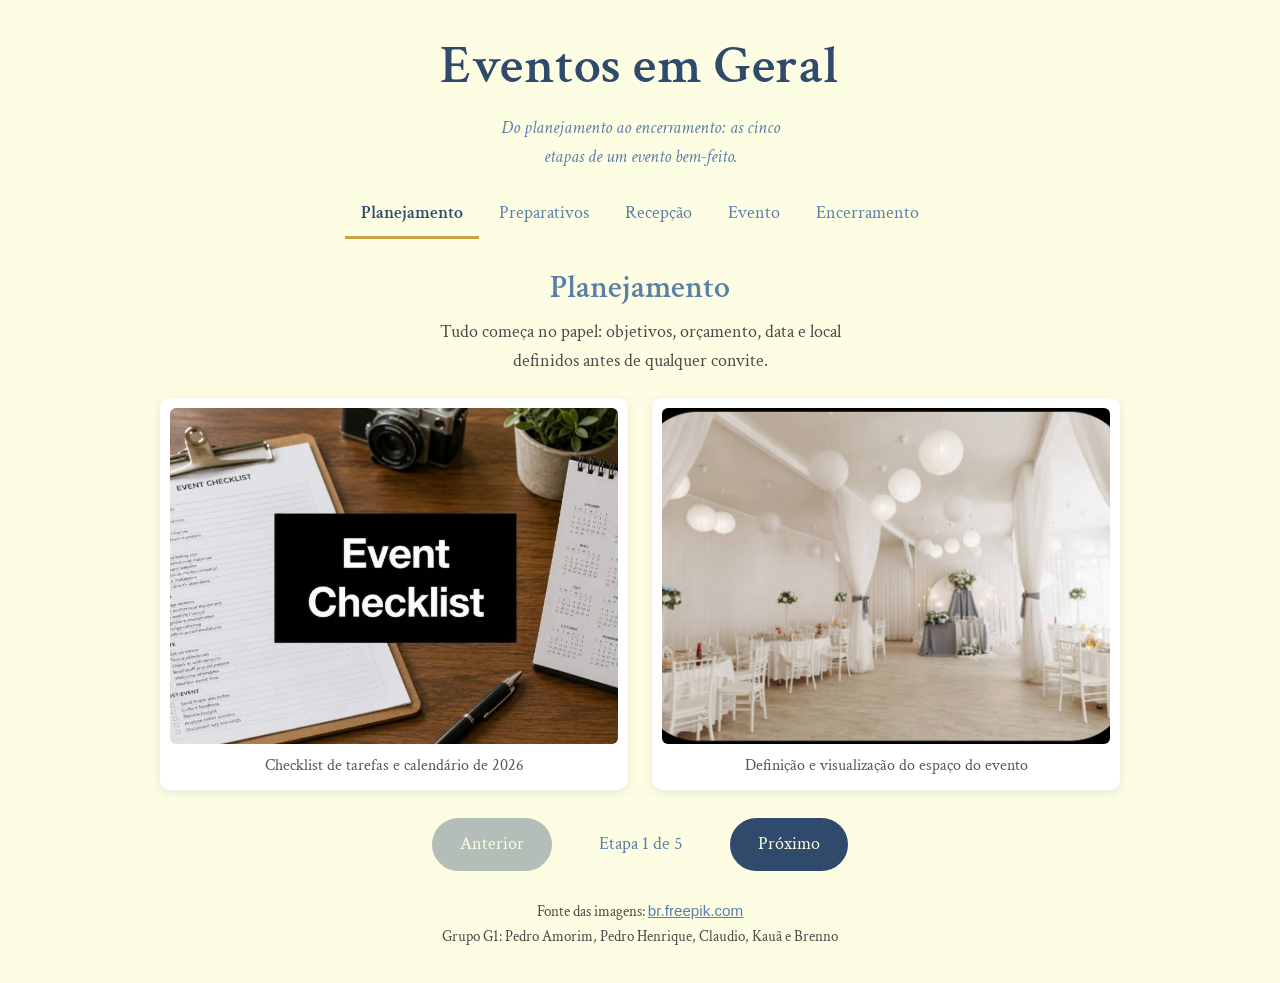
<file: Projeto_Eventos_G1/index.html>
<!DOCTYPE html>
<html lang="pt-BR">
<head>
    <meta charset="UTF-8">
    <meta name="viewport" content="width=device-width, initial-scale=1.0">
    <title>Eventos em Geral – Grupo G1</title>
    <link rel="preconnect" href="https://fonts.googleapis.com">
    <link rel="preconnect" href="https://fonts.gstatic.com" crossorigin>
    <link href="https://fonts.googleapis.com/css2?family=Crimson+Text:ital,wght@0,400;0,600;1,400&display=swap" rel="stylesheet">
    <link rel="stylesheet" href="css/estilo.css">
</head>
<body>

<header class="topo">
    <h1>Eventos em Geral</h1>
    <p class="subtitulo">Do planejamento ao encerramento: as cinco etapas de um evento bem-feito.</p>
</header>

<nav class="linha-do-tempo" aria-label="Etapas do evento">
    <button type="button" class="passo" data-indice="0">Planejamento</button>
    <button type="button" class="passo" data-indice="1">Preparativos</button>
    <button type="button" class="passo" data-indice="2">Recepção</button>
    <button type="button" class="passo" data-indice="3">Evento</button>
    <button type="button" class="passo" data-indice="4">Encerramento</button>
</nav>

<main class="palco">

    <section class="etapa" aria-labelledby="t1">
        <h2 id="t1">Planejamento</h2>
        <p class="resumo">Tudo começa no papel: objetivos, orçamento, data e local definidos antes de qualquer convite.</p>
        <div class="fotos">
            <figure>
                <img src="imagens/1-planejamento.webp" alt="Checklist de evento em uma prancheta, ao lado de um calendário de 2026">
                <figcaption>Checklist de tarefas e calendário de 2026</figcaption>
            </figure>
            <figure>
                <img src="imagens/2-planejamento.jpg" alt="Salão claro com cortinas brancas, lanternas de papel e mesas redondas">
                <figcaption>Definição e visualização do espaço do evento</figcaption>
            </figure>
        </div>
    </section>

    <section class="etapa" aria-labelledby="t2">
        <h2 id="t2">Preparativos</h2>
        <p class="resumo">Hora de montar a estrutura: som, iluminação, palco e decoração das mesas.</p>
        <div class="fotos">
            <figure>
                <img src="imagens/3-preparativos.jpg" alt="Palco montado com caixas de som, refletores e mesas de mixagem">
                <figcaption>Montagem de som, iluminação e palco</figcaption>
            </figure>
            <figure>
                <img src="imagens/4-preparativos.jpg" alt="Mesa de madeira decorada com tulipas coloridas">
                <figcaption>Decoração das mesas com flores coloridas</figcaption>
            </figure>
        </div>
    </section>

    <section class="etapa" aria-labelledby="t3">
        <h2 id="t3">Recepção</h2>
        <p class="resumo">A primeira impressão: uma entrada acolhedora e uma abertura que prende a atenção do público.</p>
        <div class="fotos">
            <figure>
                <img src="imagens/5-recepcao.jpg" alt="Entrada com cortina de luzes e vasos de plantas">
                <figcaption>Entrada decorada com luzes e plantas</figcaption>
            </figure>
            <figure>
                <img src="imagens/6-recepcao.jpg" alt="Palestrante de costas, ao microfone, diante da plateia">
                <figcaption>Abertura e fala no palco</figcaption>
            </figure>
        </div>
    </section>

    <section class="etapa" aria-labelledby="t4">
        <h2 id="t4">Evento</h2>
        <p class="resumo">O momento principal: entretenimento, energia do público e a equipe cuidando do ritmo.</p>
        <div class="fotos">
            <figure>
                <img src="imagens/7-evento.jpg" alt="Plateia com os braços levantados sob luzes douradas e confetes">
                <figcaption>Momento principal com luzes e confetes</figcaption>
            </figure>
            <figure>
                <img src="imagens/8-evento.jpg" alt="Grupo de amigos sorrindo e soprando confetes coloridos">
                <figcaption>Celebração e interação entre os participantes</figcaption>
            </figure>
        </div>
    </section>

    <section class="etapa" aria-labelledby="t5">
        <h2 id="t5">Encerramento</h2>
        <p class="resumo">Um brinde para fechar a noite e uma reunião da equipe para avaliar o que deu certo.</p>
        <div class="fotos">
            <figure>
                <img src="imagens/9-encerramento.jpg" alt="Duas taças brindando, com brilhos dourados ao fundo">
                <figcaption>Brinde de encerramento</figcaption>
            </figure>
            <figure>
                <img src="imagens/10-encerramento.jpg" alt="Equipe reunida em volta de uma mesa, com notebook e documentos">
                <figcaption>Reunião final e balanço da equipe</figcaption>
            </figure>
        </div>
    </section>

</main>

<div class="controles">
    <button type="button" id="anterior">Anterior</button>
    <span id="contador" aria-live="polite">Etapa 1 de 5</span>
    <button type="button" id="proximo">Próximo</button>
</div>

<footer class="rodape">
    <p>Fonte das imagens: <a href="https://br.freepik.com" target="_blank" rel="noopener">br.freepik.com</a></p>
    <p>Grupo G1: Pedro Amorim, Pedro Henrique, Claudio, Kauã e Brenno</p>
</footer>

<script src="js/script.js"></script>
</body>
</html>
</file>
<file: Projeto_Eventos_G1/css/estilo.css>
:root {
    --fundo: #fdfde3;
    --tinta: #2f4a6b;
    --azul: #5b7fa6;
    --texto: #4a4a4a;
    --ouro: #c9a24a;
    --branco: #ffffff;
}

* { box-sizing: border-box; }

body {
    margin: 0;
    padding: 24px 5% 32px;
    background: var(--fundo);
    color: var(--texto);
    font-family: 'Crimson Text', Georgia, 'Times New Roman', serif;
    font-size: 1.15rem;
    line-height: 1.55;
}

.topo { text-align: center; margin-bottom: 20px; }

h1 {
    margin: 0;
    color: var(--tinta);
    font-size: clamp(2.2rem, 5vw, 3.4rem);
    font-weight: 600;
    letter-spacing: 0.01em;
}

.subtitulo { margin: 6px auto 0; max-width: 40ch; color: var(--azul); font-style: italic; }

/* Linha do tempo */
.linha-do-tempo {
    display: flex;
    justify-content: center;
    flex-wrap: wrap;
    gap: 8px 4px;
    margin: 0 auto 24px;
    max-width: 900px;
}

.passo {
    position: relative;
    padding: 8px 16px;
    border: 0;
    border-bottom: 3px solid transparent;
    background: none;
    color: var(--azul);
    font: inherit;
    cursor: pointer;
    transition: color .2s, border-color .2s;
}

.passo:hover { color: var(--tinta); }
.passo[aria-current="step"] { color: var(--tinta); font-weight: 600; border-bottom-color: var(--ouro); }
.passo.feito { border-bottom-color: #e4d9b4; }

/* Etapa atual */
.palco { max-width: 960px; margin: 0 auto; }

.etapa { text-align: center; animation: entrar .35s ease; }
.etapa[hidden] { display: none; }

h2 { margin: 0 0 6px; color: var(--azul); font-size: 2rem; font-weight: 600; }

.resumo { margin: 0 auto 22px; max-width: 52ch; }

.fotos {
    display: grid;
    grid-template-columns: repeat(2, 1fr);
    gap: 24px;
}

figure {
    margin: 0;
    background: var(--branco);
    padding: 10px 10px 4px;
    border-radius: 10px;
    box-shadow: 0 2px 10px rgba(47, 74, 107, .12);
}

img {
    display: block;
    width: 100%;
    aspect-ratio: 4 / 3;
    object-fit: cover;
    border-radius: 6px;
}

figcaption { padding: 10px 6px 8px; font-size: 1rem; color: #555; }

/* Controles */
.controles {
    display: flex;
    justify-content: center;
    align-items: center;
    gap: 20px;
    margin: 28px 0 8px;
}

#contador { min-width: 7.5em; text-align: center; color: var(--azul); }

.controles button {
    padding: 10px 26px;
    border: 2px solid var(--tinta);
    border-radius: 999px;
    background: var(--tinta);
    color: var(--fundo);
    font: inherit;
    cursor: pointer;
    transition: background .2s, color .2s, opacity .2s, transform .2s;
}

.controles button:hover:not(:disabled) {
    background: var(--fundo);
    color: var(--tinta);
    transform: translateY(-3px);
}

.controles button:active:not(:disabled) {
    transform: scale(.96);
}

.controles button:disabled {
    opacity: .35;
    cursor: not-allowed;
}

.rodape { margin-top: 28px; text-align: center; font-size: .95rem; }
.rodape p { margin: 2px 0; }

a:link, a:visited { color: var(--azul); font-family: 'Trebuchet MS', Arial, sans-serif; }

:focus-visible { outline: 3px solid var(--ouro); outline-offset: 2px; }

@keyframes entrar { from { opacity: 0; } to { opacity: 1; } }

@media (max-width: 640px) {
    .fotos { grid-template-columns: 1fr; gap: 16px; }
    .passo { padding: 6px 10px; font-size: 1rem; }
    .controles { gap: 10px; }
    .controles button { padding: 9px 18px; }
}

@media (prefers-reduced-motion: reduce) {
    .etapa { animation: none; }
}
</file>
